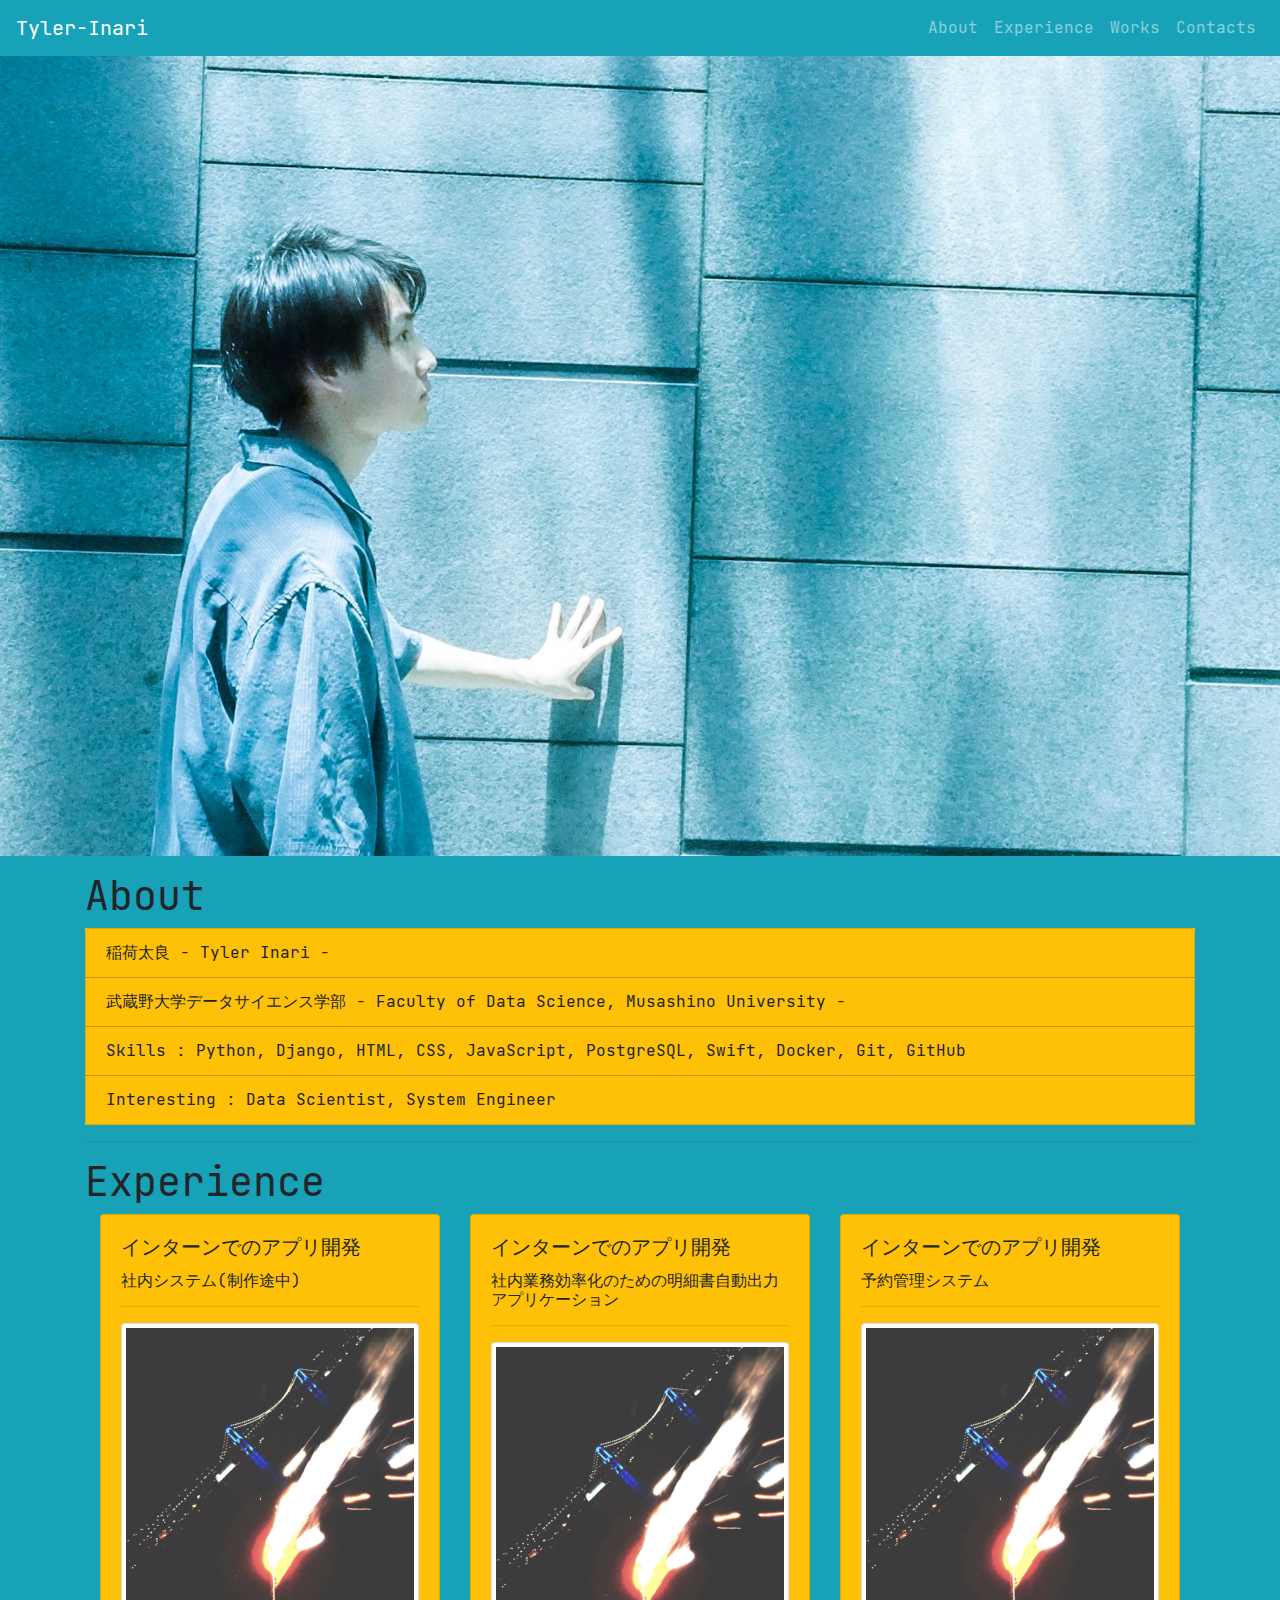
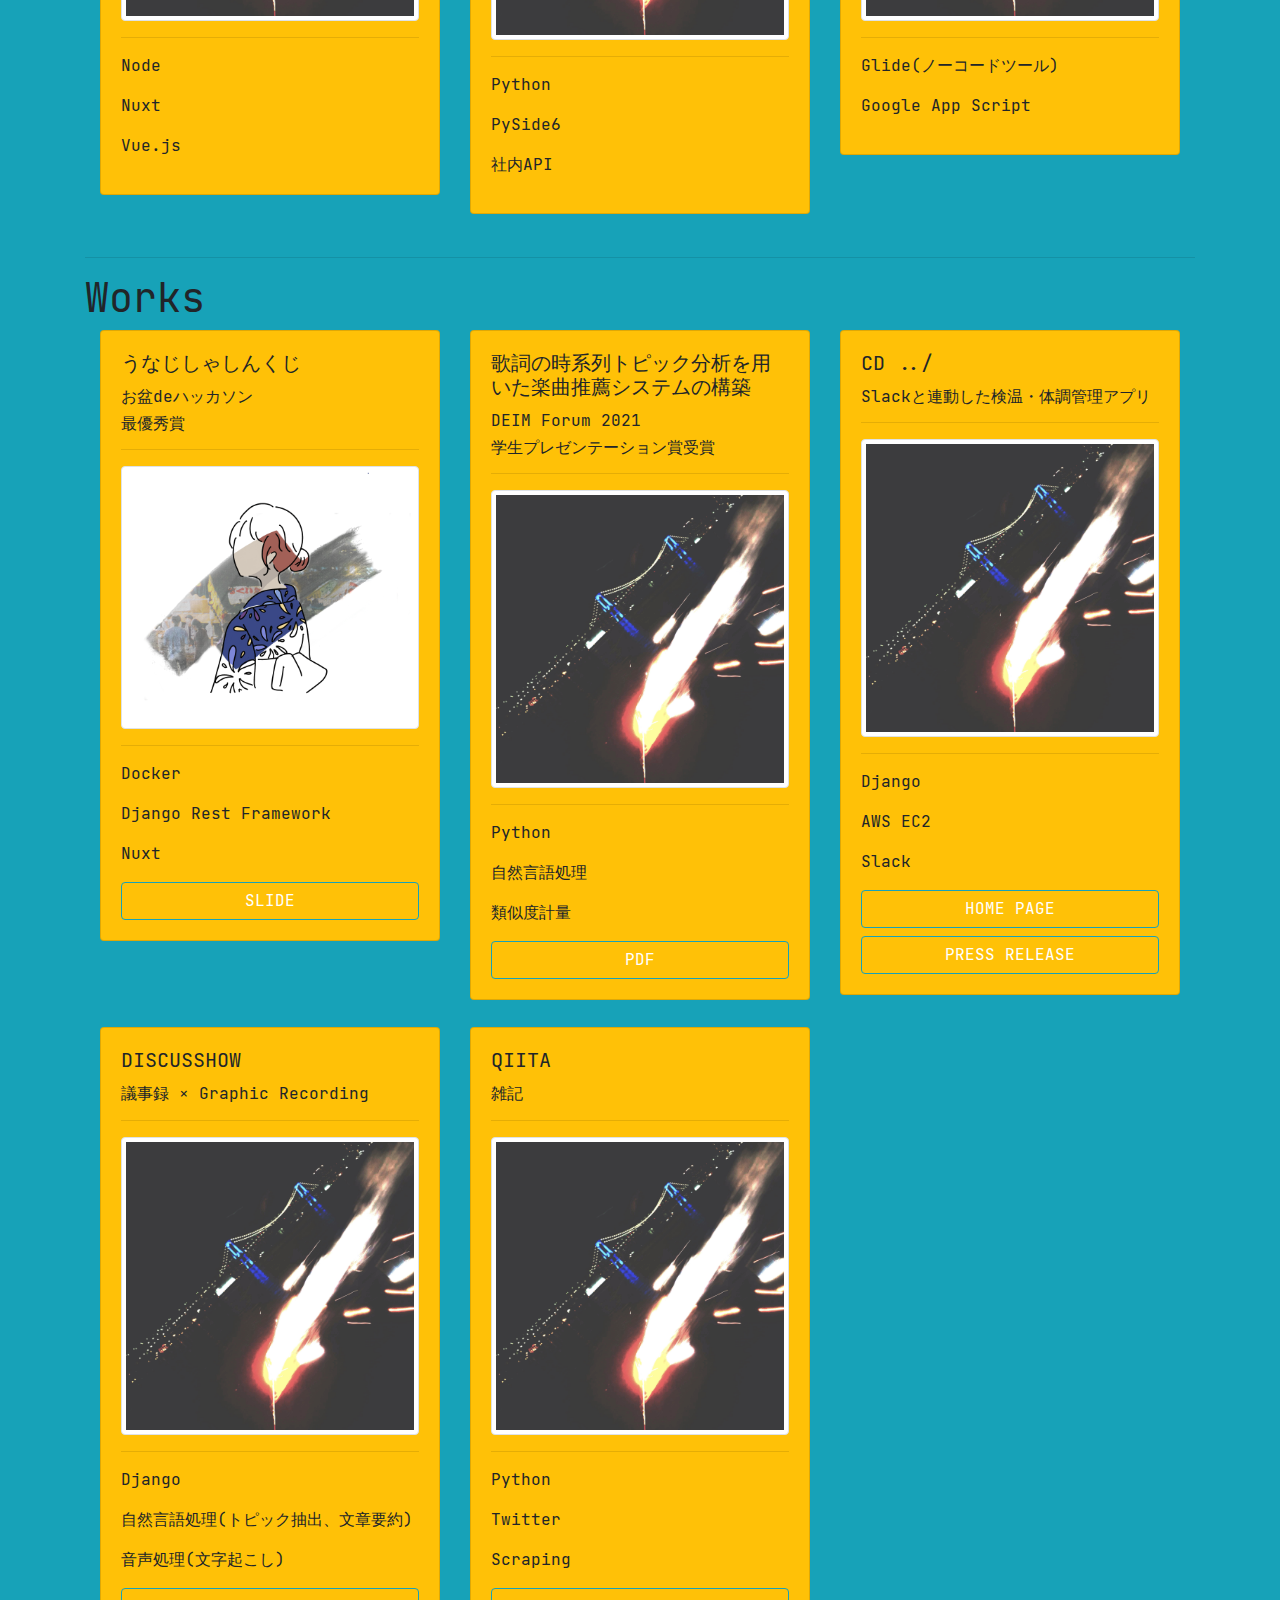
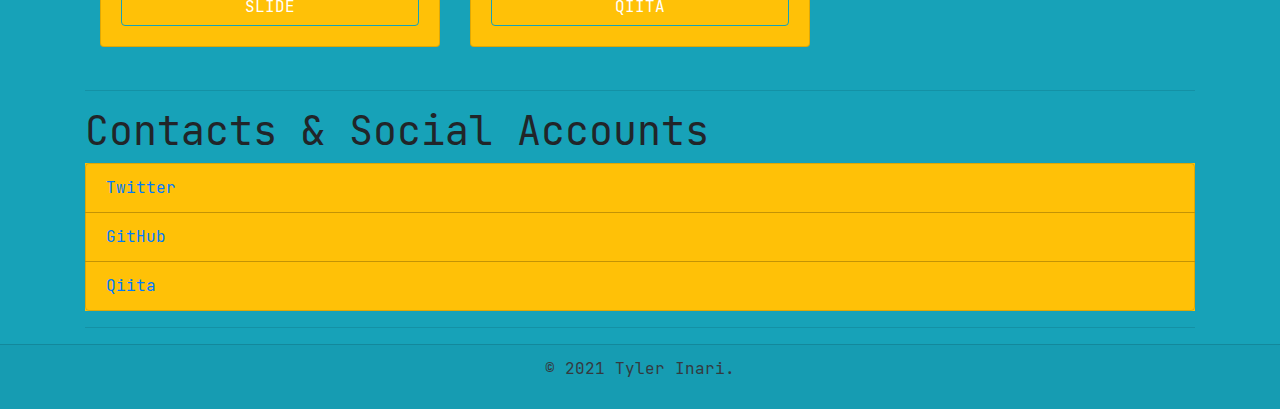
<file: index.html>
<!DOCTYPE html>
<html lang="ja">

<head>
    <meta charset="UTF-8">
    <meta name="viewport" content="width=device-width, initial-scale=1.0">
    <!-- loading css -->
    <link rel="stylesheet" href="https://maxcdn.bootstrapcdn.com/bootstrap/4.0.0/css/bootstrap.min.css"
        integrity="sha384-Gn5384xqQ1aoWXA+058RXPxPg6fy4IWvTNh0E263XmFcJlSAwiGgFAW/dAiS6JXm" crossorigin="anonymous">
    <link rel="stylesheet" href="css/main.css" type="text/css">
    <title>Tyler Inari | Portfolio</title>
</head>

<body class="bg-info">
    <header class="container">
        <div class="fixed-top">
            <nav class="navbar navbar-expand-lg navbar-dark bg-info">
                <!-- <nav class="navbar navbar-expand-lg nav-color"> -->
                <a class="navbar-brand" href="#">Tyler-Inari</a>
                <button class="navbar-toggler" type="button" data-toggle="collapse"
                    data-target="#navbarSupportedContent" aria-controls="navbarSupportedContent" aria-expanded="false"
                    aria-label="Toggle navigation">
                    <span class="navbar-toggler-icon"></span>
                </button>
                <div class="collapse navbar-collapse" id="navbarSupportedContent">
                    <ul class="navbar-nav mr-auto"></ul>
                    <ul class="navbar-nav">
                        <li class="nav-item">
                            <a class="nav-link" href="#about">About <span class="sr-only">(current)</span></a>
                        </li>
                        <li class="nav-item">
                            <a class="nav-link" href="#experience">Experience <span class="sr-only">(current)</span></a>
                        </li>
                        <li class="nav-item">
                            <a class="nav-link" href="#works">Works <span class="sr-only">(current)</span></a>
                        </li>
                        <li class="nav-item">
                            <a class="nav-link" href="#contacts">Contacts <span class="sr-only">(current)</span></a>
                        </li>
                    </ul>
                </div>
            </nav>
        </div>
    </header>
    <div>
        <div>
            <p><img src="img/profile.jpeg" class="thumbnail-size"></p>
        </div>
        <div class="container">
            <h1 id="about" class="adj-jump">About</h1>
            <div>
                <ul class="list-group profile-position bg-warning">
                    <li class="list-group-item bg-transparent text-describes">稲荷太良 - Tyler Inari -</li>
                    <li class="list-group-item bg-transparent text-describes">武蔵野大学データサイエンス学部 - Faculty of Data Science,
                        Musashino University - </li>
                    <li class="list-group-item bg-transparent text-columns">Skills : Python, Django, HTML, CSS,
                        JavaScript, PostgreSQL, Swift, Docker, Git, GitHub</li>
                    <li class="list-group-item bg-transparent text-columns">Interesting : Data Scientist, System
                        Engineer
                    </li>
                </ul>
            </div>
            <hr>
            <h1 id="experience" class="adj-jump">Experience</h1>
            <div class="container">
                <div class="row">
                    <!-- InfoDeliver -->
                    <div class="col-sm-4 under-card">
                        <div class="card bg-warning">
                            <div class="card-body">
                                <h5 class="card-title text-uppercase text-columns4work">インターンでのアプリ開発</h5>
                                <h6 class="card-price text-describes4work"><span class="period">社内システム(制作途中)</span>
                                </h6>
                                <h6 class="card-price text-describes4work"><span class="period"></span>
                                </h6>
                                <hr>
                                <a href="https://drive.google.com/file/d/1FnnKkYZVhQjgIMKopMwqDI3KQ78Y3tt0/view?usp=sharing"
                                    target="_blank" rel="noopener noreferrer">
                                    <p>
                                        <img src="./img/placeholder.jpeg" alt=""
                                            class="img-fluid img-thumbnail rounded mx-auto d-block img-icon">
                                    </p>
                                </a>
                                <hr>
                                <p class="text-describes4work">Node</p>
                                <p class="text-describes4work">Nuxt</p>
                                <p class="text-describes4work">Vue.js</p>
                            </div>
                        </div>
                    </div>
                    <!-- InfoDeliver -->
                    <div class="col-sm-4 under-card">
                        <div class="card bg-warning">
                            <div class="card-body">
                                <h5 class="card-title text-uppercase text-columns4work">インターンでのアプリ開発</h5>
                                <h6 class="card-price text-describes4work"><span
                                        class="period">社内業務効率化のための明細書自動出力アプリケーション</span>
                                </h6>
                                <h6 class="card-price text-describes4work"><span class="period"></span>
                                </h6>
                                <hr>
                                <a href="https://drive.google.com/file/d/1FnnKkYZVhQjgIMKopMwqDI3KQ78Y3tt0/view?usp=sharing"
                                    target="_blank" rel="noopener noreferrer">
                                    <p>
                                        <img src="./img/placeholder.jpeg" alt=""
                                            class="img-fluid img-thumbnail rounded mx-auto d-block img-icon">
                                    </p>
                                </a>
                                <hr>
                                <p class="text-describes4work">Python</p>
                                <p class="text-describes4work">PySide6</p>
                                <p class="text-describes4work">社内API</p>
                            </div>
                        </div>
                    </div>
                    <!-- InfoDeliver -->
                    <div class="col-sm-4 under-card">
                        <div class="card bg-warning">
                            <div class="card-body">
                                <h5 class="card-title text-uppercase text-columns4work">インターンでのアプリ開発</h5>
                                <h6 class="card-price text-describes4work"><span class="period">予約管理システム</span></h6>
                                <hr>
                                <a href="https://drive.google.com/file/d/1FnnKkYZVhQjgIMKopMwqDI3KQ78Y3tt0/view?usp=sharing"
                                    target="_blank" rel="noopener noreferrer">
                                    <p>
                                        <img src="./img/placeholder.jpeg" alt=""
                                            class="img-fluid img-thumbnail rounded mx-auto d-block img-icon">
                                    </p>
                                </a>
                                <hr>
                                <p class="text-describes4work">Glide(ノーコードツール)</p>
                                <p class="text-describes4work">Google App Script</p>
                            </div>
                        </div>
                    </div>
                </div>
            </div>
            <hr>
            <h1 id="works" class="adj-jump">Works</h1>
            <div class="container">
                <div class="row">
                    <!-- Integral -->
                    <div class="col-sm-4 under-card">
                        <div class="card bg-warning">
                            <div class="card-body">
                                <h5 class="card-title text-uppercase text-columns4work">うなじしゃしんくじ
                                </h5>
                                <h6 class="card-price text-describes4work"><span class="period">お盆deハッカソン</span>
                                </h6>
                                <h6 class="card-price text-describes4work"><span class="period">最優秀賞</span>
                                </h6>
                                <hr>
                                <a href="https://drive.google.com/file/d/1dIVAgUGedC0tdf6cdEWkCMRVryNb-2JG/view?usp=sharing"
                                    target="_blank" rel="noopener noreferrer">
                                    <p>
                                        <img src="./img/Integral.png" alt=""
                                            class="img-fluid img-thumbnail rounded mx-auto d-block img-icon">
                                    </p>
                                </a>
                                <hr>
                                <p class="text-describes4work">Docker</p>
                                <p class="text-describes4work">Django Rest Framework</p>
                                <p class="text-describes4work">Nuxt</p>
                                <a href="https://drive.google.com/file/d/1dIVAgUGedC0tdf6cdEWkCMRVryNb-2JG/view?usp=sharing"
                                    target="_blank" rel="noopener noreferrer"
                                    class="btn btn-block btn-dark btn-outline-info text-uppercase text-white">Slide</a>
                            </div>
                        </div>
                    </div>
                    <!-- 歌詞の時系列トピック分析を用いた楽曲推薦システムの構築 -->
                    <div class="col-sm-4 under-card">
                        <div class="card bg-warning">
                            <div class="card-body">
                                <h5 class="card-title text-uppercase text-columns4work">歌詞の時系列トピック分析を用いた楽曲推薦システムの構築
                                </h5>
                                <h6 class="card-price text-describes4work"><span class="period">DEIM Forum 2021</span>
                                </h6>
                                <h6 class="card-price text-describes4work"><span class="period">学生プレゼンテーション賞受賞</span>
                                </h6>
                                <hr>
                                <a href="https://drive.google.com/file/d/1FnnKkYZVhQjgIMKopMwqDI3KQ78Y3tt0/view?usp=sharing"
                                    target="_blank" rel="noopener noreferrer">
                                    <p>
                                        <img src="./img/placeholder.jpeg" alt=""
                                            class="img-fluid img-thumbnail rounded mx-auto d-block img-icon">
                                    </p>
                                </a>
                                <hr>
                                <p class="text-describes4work">Python</p>
                                <p class="text-describes4work">自然言語処理</p>
                                <p class="text-describes4work">類似度計量</p>
                                <a href="https://drive.google.com/file/d/1FnnKkYZVhQjgIMKopMwqDI3KQ78Y3tt0/view?usp=sharing"
                                    target="_blank" rel="noopener noreferrer"
                                    class="btn btn-block btn-dark btn-outline-info text-uppercase text-white">pdf</a>
                            </div>
                        </div>
                    </div>
                    <!-- cd ../ -->
                    <div class="col-sm-4 under-card">
                        <div class="card bg-warning">
                            <div class="card-body">
                                <h5 class="card-title text-uppercase text-columns4work">cd ../</h5>
                                <h6 class="card-price text-describes4work"><span
                                        class="period">Slackと連動した検温・体調管理アプリ</span></h6>
                                <h6 class="card-price text-describes4work"><span class="period"></span>
                                </h6>
                                <hr>
                                <a href="https://www.u-presscenter.jp/article/post-44550.html" target="_blank"
                                    rel="noopener noreferrer">
                                    <p>
                                        <img src="./img/placeholder.jpeg" alt=""
                                            class="img-fluid img-thumbnail rounded mx-auto d-block img-icon">
                                    </p>
                                </a>
                                <hr>
                                <p class="text-describes4work">Django</p>
                                <p class="text-describes4work">AWS EC2</p>
                                <p class="text-describes4work">Slack</p>
                                <a href="https://muds-covid-health.386.jp/" target="_blank" rel="noopener noreferrer"
                                    class="btn btn-block btn-dark btn-outline-info text-uppercase text-white">Home
                                    Page</a>
                                <a href="https://www.u-presscenter.jp/article/post-44550.html" target="_blank"
                                    rel="noopener noreferrer"
                                    class="btn btn-block btn-dark btn-outline-info text-uppercase text-white">press
                                    release</a>
                            </div>
                        </div>
                    </div>
                    <!-- discusshow ../ -->
                    <div class="col-sm-4 under-card">
                        <div class="card bg-warning">
                            <div class="card-body">
                                <h5 class="card-title text-uppercase text-columns4work">discusshow</h5>
                                <h6 class="card-price text-describes4work"><span class="period">議事録 × Graphic
                                        Recording</span></h6>
                                <h6 class="card-price text-describes4work"><span class="period"></span>
                                </h6>
                                <hr>
                                <a href="https://www.u-presscenter.jp/article/post-44550.html" target="_blank"
                                    rel="noopener noreferrer">
                                    <p>
                                        <img src="./img/placeholder.jpeg" alt=""
                                            class="img-fluid img-thumbnail rounded mx-auto d-block img-icon">
                                    </p>
                                </a>
                                <hr>
                                <p class="text-describes4work">Django</p>
                                <p class="text-describes4work">自然言語処理(トピック抽出、文章要約)</p>
                                <p class="text-describes4work">音声処理(文字起こし)</p>
                                <a href="https://www.canva.com/design/DAEHMWOz3bo/33yW6xnafcqTjQSOb64NBA/edit"
                                    target="_blank" rel="noopener noreferrer"
                                    class="btn btn-block btn-dark btn-outline-info text-uppercase text-white">Slide</a>
                            </div>
                        </div>
                    </div>
                    <!-- Qiita ../ -->
                    <div class="col-sm-4 under-card">
                        <div class="card bg-warning">
                            <div class="card-body">
                                <h5 class="card-title text-uppercase text-columns4work">Qiita</h5>
                                <h6 class="card-price text-describes4work"><span class="period">雑記</span></h6>
                                <h6 class="card-price text-describes4work"><span class="period"></span>
                                </h6>
                                <hr>
                                <a href="https://qiita.com/Yodaka_ay" target="_blank" rel="noopener noreferrer">
                                    <p>
                                        <img src="./img/placeholder.jpeg" alt=""
                                            class="img-fluid img-thumbnail rounded mx-auto d-block img-icon">
                                    </p>
                                </a>
                                <hr>
                                <p class="text-describes4work">Python</p>
                                <p class="text-describes4work">Twitter</p>
                                <p class="text-describes4work">Scraping</p>
                                <a href="https://qiita.com/Yodaka_ay" target="_blank" rel="noopener noreferrer"
                                    class="btn btn-block btn-dark btn-outline-info text-uppercase text-white">Qiita</a>
                            </div>
                        </div>
                    </div>
                </div>
            </div>
            <hr>
            <h1 id="contacts" class="adj-jump">Contacts & Social Accounts</h1>
            <ul class="list-group profile-position bg-warning">
                <li class="list-group-item bg-transparent text-describes"><a href="https://twitter.com/yodaka_ay"
                        target="_blank" rel="noopener noreferrer">Twitter</a></li>
                <li class="list-group-item bg-transparent text-describes"><a href="https://github.com/gh-tyl"
                        target="_blank" rel="noopener noreferrer">GitHub</a></li>
                <li class="list-group-item bg-transparent text-describes"><a href="https://qiita.com/Yodaka_ay"
                        target="_blank" rel="noopener noreferrer">Qiita</a></li>
            </ul>
            <hr>
        </div>
    </div>

    <footer class="card-footer text-center text-dark">
        <p>© 2021 Tyler Inari.</p>
    </footer>

    <script src="https://code.jquery.com/jquery-3.2.1.slim.min.js"
        integrity="sha384-KJ3o2DKtIkvYIK3UENzmM7KCkRr/rE9/Qpg6aAZGJwFDMVNA/GpGFF93hXpG5KkN"
        crossorigin="anonymous"></script>
    <script src="https://cdnjs.cloudflare.com/ajax/libs/popper.js/1.12.9/umd/popper.min.js"
        integrity="sha384-ApNbgh9B+Y1QKtv3Rn7W3mgPxhU9K/ScQsAP7hUibX39j7fakFPskvXusvfa0b4Q"
        crossorigin="anonymous"></script>
    <script src="https://maxcdn.bootstrapcdn.com/bootstrap/4.0.0/js/bootstrap.min.js"
        integrity="sha384-JZR6Spejh4U02d8jOt6vLEHfe/JQGiRRSQQxSfFWpi1MquVdAyjUar5+76PVCmYl"
        crossorigin="anonymous"></script>
</body>

</html>
</file>
<file: css/main.css>
@charset "UTF-8";

@font-face {
    font-family: 'MyFont';
    src: url('../font/JetBrainsMono-Regular.ttf');
}

html { scroll-behavior: smooth;}

body {
    font-family: MyFont;
    background-color: rgb(190, 190, 190);
}

.top-position {
    position: relative;
}

.top-position div {
    position: absolute;
    top: 500px;
    right: 50px;
}

.top-position img ::after{
    background: rgba(0, 0, 0, 0.5);
}

.about-design {
    padding: 1vw;
    background: rgba(10, 200, 255, 0.5);
}

.thumbnail-size {
    width: 100vw;
    padding: 0;
}

.adj-jump {
    padding-top: 8vh;
    margin-top: -8vh;
}

.nav-color {
    background-color: #07124d;
    text-decoration-color: darkgray;
}

.under-card {
    padding-bottom: 3vh;
}
</file>
